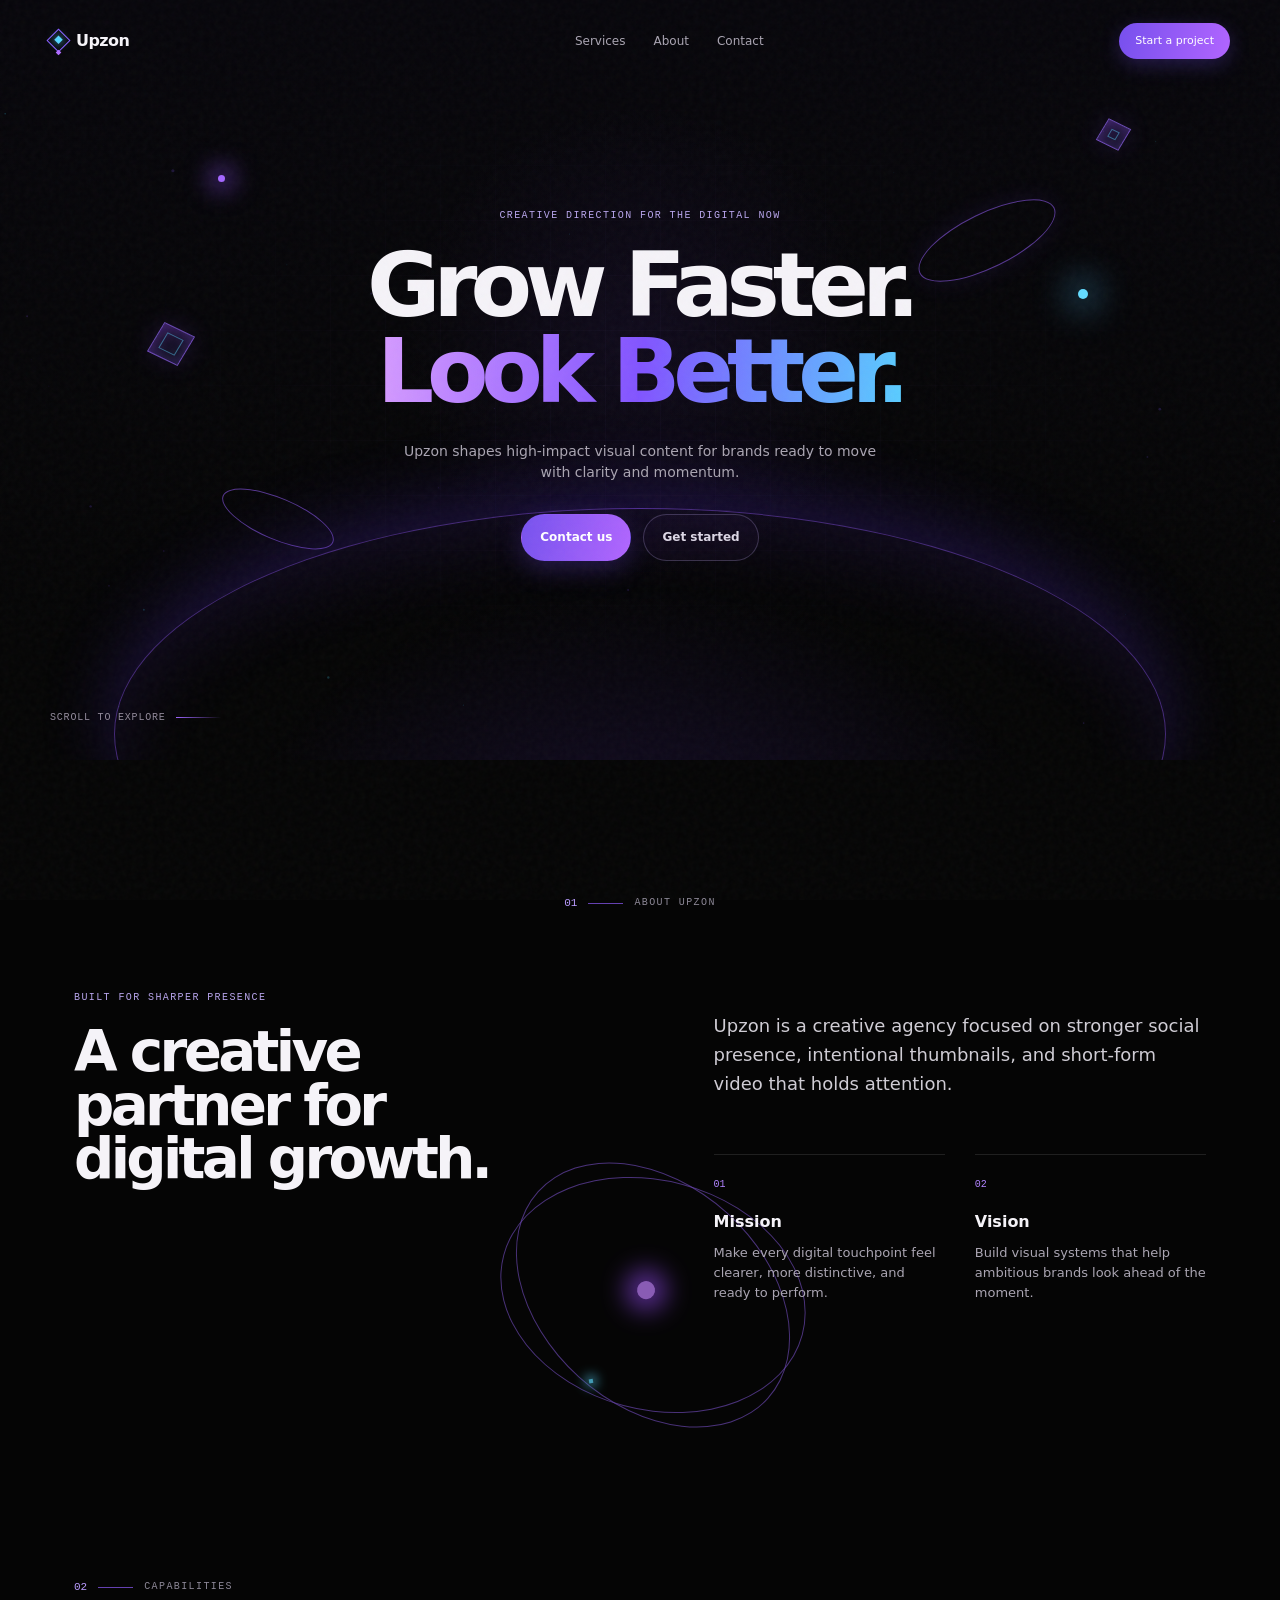
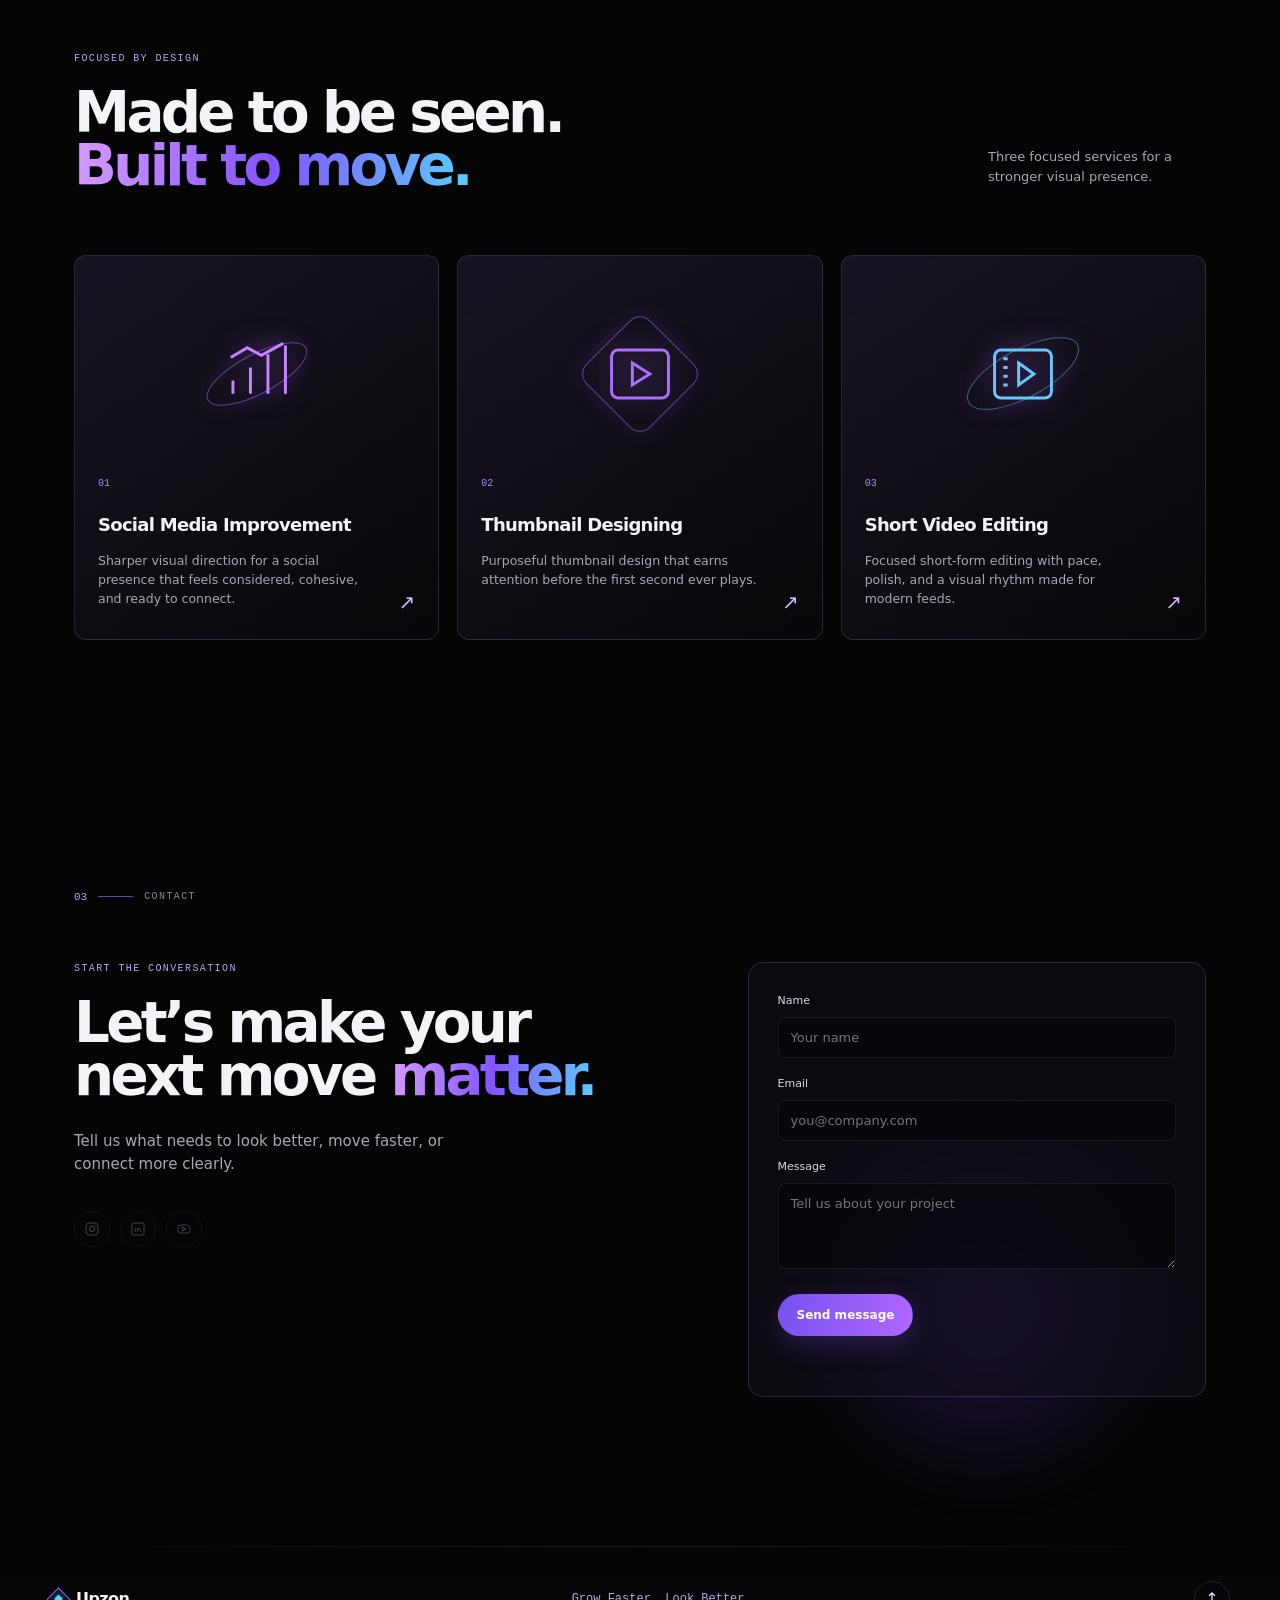
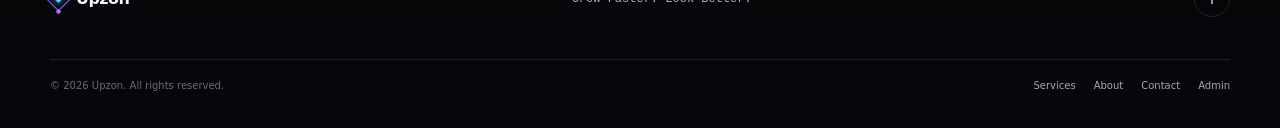
<file: index.html>
<!doctype html>
<html lang="en">
<head>
  <meta charset="utf-8">
  <meta name="viewport" content="width=device-width, initial-scale=1">
  <meta name="description" content="Upzon — Grow Faster. Look Better.">
  <meta name="keywords" content="creative agency, social media, thumbnail design, short video editing">
  <meta name="theme-color" content="#050505">
  <title>Upzon — Grow Faster. Look Better.</title>
  <link rel="stylesheet" href="style.css">
</head>
<body>
  <div class="page-loader" aria-hidden="true"><span class="loader-mark"></span></div>
  <div class="site-noise" aria-hidden="true"></div>

  <header class="site-header" id="top">
    <a class="brand" href="#top" aria-label="Upzon home">
      <span class="brand-mark" aria-hidden="true"><i></i><i></i></span>
      <span class="brand-name" data-bind="branding.logoText">Upzon</span>
    </a>
    <nav class="desktop-nav" aria-label="Primary navigation">
      <a href="#services">Services</a>
      <a href="#about">About</a>
      <a href="#contact">Contact</a>
    </nav>
    <a class="header-cta magnetic" href="#contact" data-bind="buttons.header">Start a project</a>
    <button class="menu-toggle" type="button" aria-label="Open navigation" aria-expanded="false"><span></span><span></span></button>
  </header>

  <div class="mobile-menu" aria-hidden="true">
    <a href="#services">Services</a><a href="#about">About</a><a href="#contact">Contact</a>
  </div>

  <main>
    <section class="hero section" aria-labelledby="hero-title">
      <canvas id="particle-canvas" aria-hidden="true"></canvas>
      <div class="hero-grid" aria-hidden="true"></div>
      <div class="hero-orb orb-one" aria-hidden="true"></div>
      <div class="hero-orb orb-two" aria-hidden="true"></div>
      <div class="hero-orbit orbit-a" aria-hidden="true"></div>
      <div class="hero-orbit orbit-b" aria-hidden="true"></div>
      <div class="floating-cube cube-one" aria-hidden="true"><span></span></div>
      <div class="floating-cube cube-two" aria-hidden="true"><span></span></div>
      <div class="hero-content reveal">
        <p class="eyebrow">Creative direction for the digital now</p>
        <h1 id="hero-title" data-bind="hero.title">Grow Faster.<br><em>Look Better.</em></h1>
        <p class="hero-copy" data-bind="hero.subtitle">Upzon shapes high-impact visual content for brands ready to move with clarity and momentum.</p>
        <div class="hero-actions">
          <a class="button button-primary magnetic" href="#contact" data-bind="buttons.primary">Contact us <span aria-hidden="true">↗</span></a>
          <a class="button button-ghost magnetic" href="#services" data-bind="buttons.secondary">Get started <span aria-hidden="true">↓</span></a>
        </div>
      </div>
      <div class="hero-bottom" aria-hidden="true"><span>Scroll to explore</span><i></i></div>
    </section>

    <section class="about section content-section" id="about" aria-labelledby="about-heading">
      <div class="section-index reveal"><span>01</span><i></i><small>About Upzon</small></div>
      <div class="about-layout">
        <div class="about-intro reveal">
          <p class="eyebrow">Built for sharper presence</p>
          <h2 id="about-heading" data-bind="about.heading">A creative partner for digital growth.</h2>
        </div>
        <div class="about-body reveal">
          <p class="lead" data-bind="about.intro">Upzon is a creative agency focused on stronger social presence, intentional thumbnails, and short-form video that holds attention.</p>
          <div class="principles">
            <article><span class="principle-number">01</span><h3>Mission</h3><p data-bind="about.mission">Make every digital touchpoint feel clearer, more distinctive, and ready to perform.</p></article>
            <article><span class="principle-number">02</span><h3>Vision</h3><p data-bind="about.vision">Build visual systems that help ambitious brands look ahead of the moment.</p></article>
          </div>
        </div>
      </div>
      <div class="about-sculpture" aria-hidden="true"><span class="sculpture-core"></span><span class="sculpture-ring ring-1"></span><span class="sculpture-ring ring-2"></span><span class="sculpture-dot"></span></div>
    </section>

    <section class="services section content-section" id="services" aria-labelledby="services-heading">
      <div class="section-index reveal"><span>02</span><i></i><small>Capabilities</small></div>
      <div class="services-heading-row reveal"><div><p class="eyebrow">Focused by design</p><h2 id="services-heading">Made to be seen.<br><em>Built to move.</em></h2></div><p>Three focused services for a stronger visual presence.</p></div>
      <div class="service-grid" id="service-list" aria-live="polite"></div>
    </section>

    <section class="contact section content-section" id="contact" aria-labelledby="contact-heading">
      <div class="contact-glow" aria-hidden="true"></div>
      <div class="section-index reveal"><span>03</span><i></i><small>Contact</small></div>
      <div class="contact-layout">
        <div class="contact-copy reveal"><p class="eyebrow">Start the conversation</p><h2 id="contact-heading" data-bind="contact.heading">Let’s make your next move <em>matter.</em></h2><p data-bind="contact.copy">Tell us what needs to look better, move faster, or connect more clearly.</p><div class="social-links" data-social-container aria-label="Social links"></div></div>
        <form class="contact-form reveal" id="contact-form" novalidate>
          <label><span>Name</span><input name="name" type="text" autocomplete="name" required placeholder="Your name"></label>
          <label><span>Email</span><input name="email" type="email" autocomplete="email" required placeholder="you@company.com"></label>
          <label><span>Message</span><textarea name="message" rows="4" required placeholder="Tell us about your project"></textarea></label>
          <button class="button button-primary magnetic" type="submit" data-bind="buttons.contact">Send message <span aria-hidden="true">↗</span></button>
          <p class="form-status" id="form-status" role="status"></p>
        </form>
      </div>
    </section>
  </main>

  <footer class="site-footer">
    <div class="footer-top"><a class="brand" href="#top"><span class="brand-mark" aria-hidden="true"><i></i><i></i></span><span class="brand-name" data-bind="branding.logoText">Upzon</span></a><p data-bind="footer.statement">Grow Faster. Look Better.</p><a href="#top" class="back-top" aria-label="Back to top">↑</a></div>
    <div class="footer-bottom"><p data-bind="footer.copyright">© 2026 Upzon. All rights reserved.</p><div class="footer-nav"><a href="#services">Services</a><a href="#about">About</a><a href="#contact">Contact</a><a href="admin/login.html">Admin</a></div></div>
  </footer>
  <script src="script.js"></script>
</body>
                                                        </html>
</file>
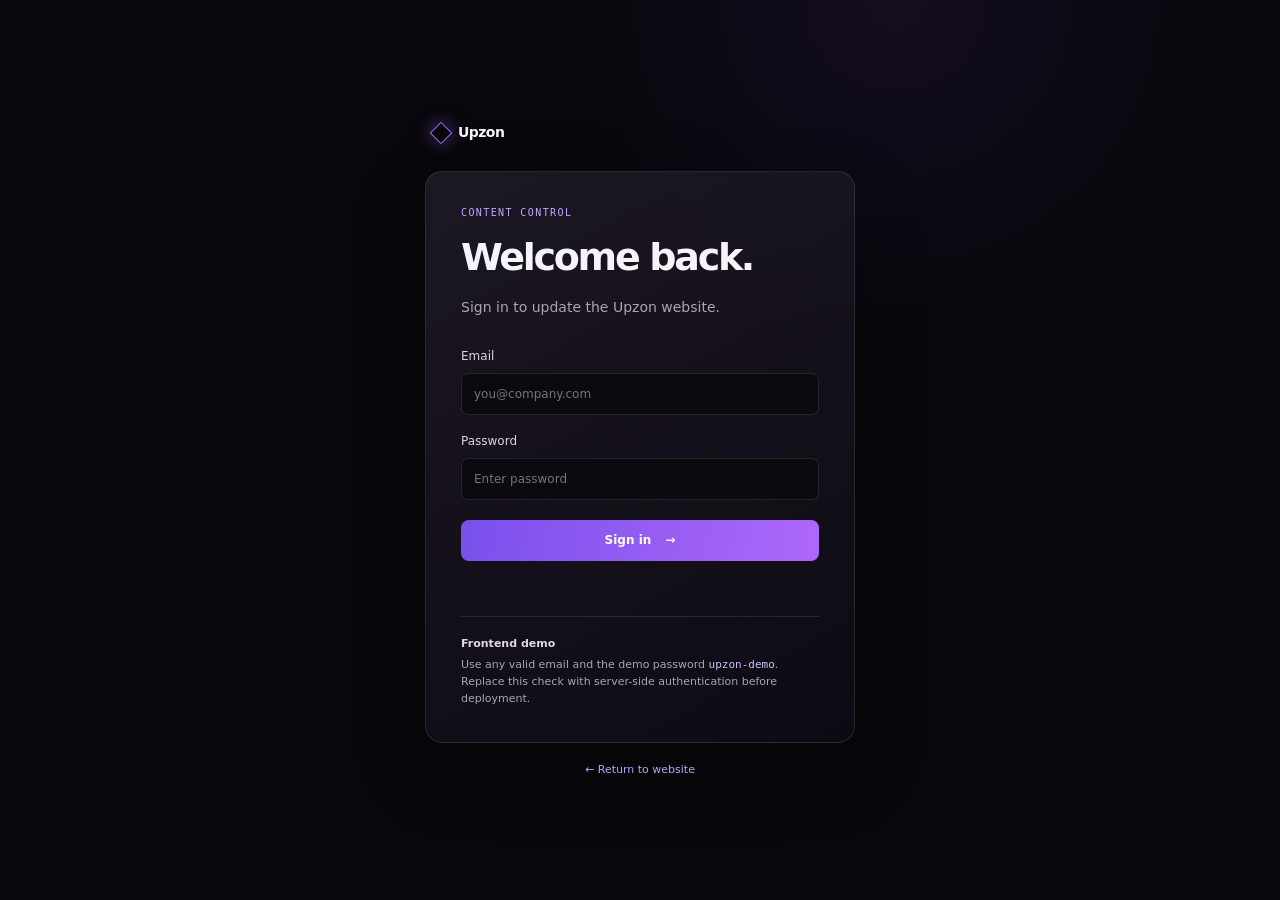
<file: admin/dashboard.html>
<!doctype html>
<html lang="en">
<head><meta charset="utf-8"><meta name="viewport" content="width=device-width, initial-scale=1"><meta name="robots" content="noindex"><title>Upzon Admin</title><link rel="stylesheet" href="admin.css"></head>
<body class="dashboard-page">
  <aside class="admin-sidebar"><a class="admin-brand" href="../index.html"><span class="admin-mark"></span><span>Upzon</span></a><nav aria-label="Dashboard sections"><a class="active" href="#overview">Overview</a><a href="#hero">Hero</a><a href="#about">About</a><a href="#services">Services</a><a href="#contact">Contact</a><a href="#identity">Identity & footer</a><a href="#seo">SEO</a></nav><div class="sidebar-bottom"><a href="../index.html" target="_blank" rel="noopener">View website ↗</a><button id="logout-button" type="button">Sign out</button></div></aside>
  <main class="admin-main">
    <header class="dashboard-header"><div><p class="admin-kicker">Website manager</p><h1>Control room</h1></div><div class="save-state" id="save-state" role="status">All changes saved locally</div></header>
    <section id="overview" class="admin-panel overview-panel"><div><p class="admin-kicker">Upzon website</p><h2>Keep every touchpoint intentional.</h2><p>This frontend dashboard stores content in this browser’s local storage. It is prepared to be connected to an authenticated backend and database later.</p></div><div class="overview-actions"><a class="admin-button primary" href="../index.html" target="_blank" rel="noopener">Preview website ↗</a><button class="admin-button secondary" id="export-button" type="button">Export content JSON</button><label class="admin-button secondary import-button">Import JSON<input id="import-input" type="file" accept="application/json"></label></div></section>

    <form id="content-form">
      <section class="admin-panel" id="hero"><div class="panel-heading"><div><p class="admin-kicker">01 / Hero</p><h2>Hero section</h2></div></div><div class="form-grid two"><label>Headline <textarea name="hero.title" rows="3" data-rich="true"></textarea><small>HTML is supported for line breaks and emphasis.</small></label><label>Supporting copy <textarea name="hero.subtitle" rows="3"></textarea></label><label>Primary button <input name="buttons.primary" type="text"></label><label>Secondary button <input name="buttons.secondary" type="text"></label><label>Header button <input name="buttons.header" type="text"></label><label>Hero visual upload <input id="hero-image-upload" type="file" accept="image/*"><small id="hero-image-state">Optional: used as a subtle hero visual layer.</small></label></div></section>
      <section class="admin-panel" id="about"><div class="panel-heading"><div><p class="admin-kicker">02 / About</p><h2>About section</h2></div></div><div class="form-grid two"><label>Heading <input name="about.heading" type="text"></label><label>Agency introduction <textarea name="about.intro" rows="3"></textarea></label><label>Mission <textarea name="about.mission" rows="3"></textarea></label><label>Vision <textarea name="about.vision" rows="3"></textarea></label></div></section>
      <section class="admin-panel" id="services"><div class="panel-heading"><div><p class="admin-kicker">03 / Services</p><h2>Services</h2><p>Published services are restricted to the three approved service types.</p></div><button type="button" class="admin-button secondary" id="add-service">Add approved service</button></div><div id="service-editor" class="service-editor"></div></section>
      <section class="admin-panel" id="contact"><div class="panel-heading"><div><p class="admin-kicker">04 / Contact</p><h2>Contact & social links</h2></div></div><div class="form-grid two"><label>Contact heading <textarea name="contact.heading" rows="2" data-rich="true"></textarea></label><label>Contact copy <textarea name="contact.copy" rows="2"></textarea></label><label>Send button <input name="buttons.contact" type="text"></label><label>Instagram URL <input name="social.instagram" type="url" placeholder="https://"></label><label>LinkedIn URL <input name="social.linkedin" type="url" placeholder="https://"></label><label>YouTube URL <input name="social.youtube" type="url" placeholder="https://"></label></div></section>
      <section class="admin-panel" id="identity"><div class="panel-heading"><div><p class="admin-kicker">05 / Identity</p><h2>Brand & footer</h2></div></div><div class="form-grid two"><label>Logo text <input name="branding.logoText" type="text"></label><label>Logo image upload <input id="logo-image-upload" type="file" accept="image/*"><small id="logo-image-state">Optional image is preserved in local storage for future backend migration.</small></label><label>Footer statement <input name="footer.statement" type="text"></label><label>Copyright line <input name="footer.copyright" type="text"></label></div></section>
      <section class="admin-panel" id="seo"><div class="panel-heading"><div><p class="admin-kicker">06 / Discovery</p><h2>SEO metadata</h2></div></div><div class="form-grid"><label>Meta title <input name="seo.title" type="text"></label><label>Meta description <textarea name="seo.description" rows="2"></textarea></label><label>Keywords <input name="seo.keywords" type="text"></label></div></section>
      <div class="form-actions"><button class="admin-button danger" id="reset-button" type="button">Restore defaults</button><button class="admin-button primary" type="submit">Save all changes</button></div>
    </form>
  </main>
  <dialog id="service-dialog"><form method="dialog" id="service-dialog-form"><div class="dialog-heading"><h2 id="service-dialog-title">Edit service</h2><button class="icon-button" value="cancel" aria-label="Close">×</button></div><input id="service-id" type="hidden"><label>Approved service type<select id="service-title"></select></label><label>Description<textarea id="service-description" rows="5" required></textarea></label><div class="dialog-actions"><button class="admin-button secondary" value="cancel">Cancel</button><button class="admin-button primary" id="save-service" value="default">Save service</button></div></form></dialog>
  <script src="../script.js"></script><script src="admin.js"></script>
</body></html>
</file>
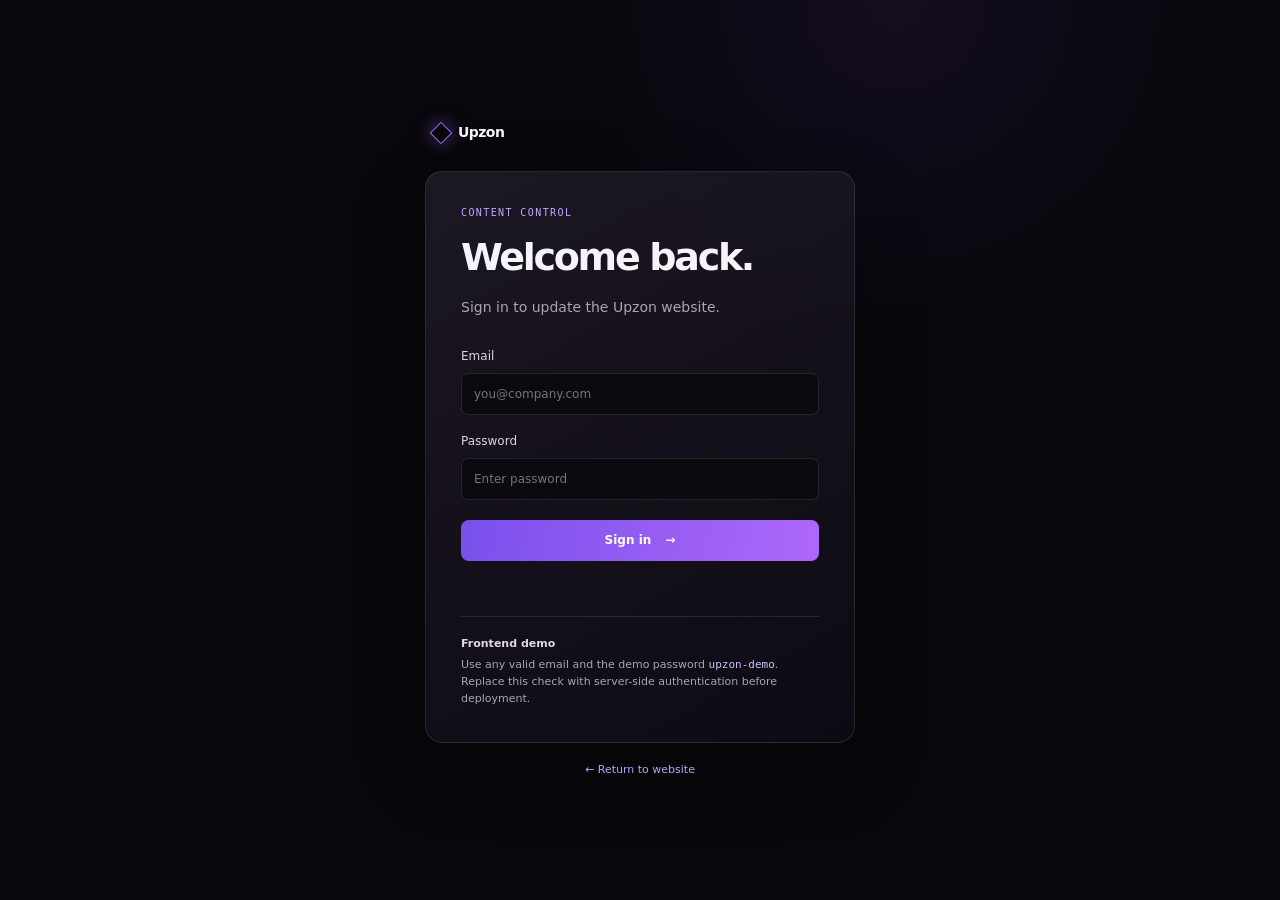
<file: admin/login.html>
<!doctype html>
<html lang="en">
<head><meta charset="utf-8"><meta name="viewport" content="width=device-width, initial-scale=1"><meta name="robots" content="noindex"><title>Upzon Admin — Sign in</title><link rel="stylesheet" href="admin.css"></head>
<body class="admin-login-page">
  <main class="login-shell">
    <a class="admin-brand" href="../index.html"><span class="admin-mark"></span><span>Upzon</span></a>
    <section class="login-card" aria-labelledby="login-heading">
      <p class="admin-kicker">Content control</p><h1 id="login-heading">Welcome back.</h1><p>Sign in to update the Upzon website.</p>
      <form id="login-form"><label>Email<input type="email" name="email" autocomplete="email" required placeholder="you@company.com"></label><label>Password<input type="password" name="password" autocomplete="current-password" required placeholder="Enter password"></label><button type="submit">Sign in <span>→</span></button><p id="login-status" class="admin-status" role="status"></p></form>
      <aside><strong>Frontend demo</strong><span>Use any valid email and the demo password <code>upzon-demo</code>. Replace this check with server-side authentication before deployment.</span></aside>
    </section>
    <p class="login-footer"><a href="../index.html">← Return to website</a></p>
  </main>
  <script src="../script.js"></script><script src="admin.js"></script>
</body></html>
</file>
<file: style.css>
/* Upzon public site — dark, responsive, and dependency-free. */
:root{--bg:#050505;--panel:#0c0b10;--panel-soft:rgba(20,18,28,.62);--text:#f5f3f8;--muted:#aaa5b2;--line:rgba(255,255,255,.11);--purple:#8a5cff;--violet:#b16dff;--cyan:#57d5ff;--max:1180px;--font:system-ui,-apple-system,'Segoe UI',Roboto,'Helvetica Neue',Arial,sans-serif;--mono:ui-monospace,'SFMono-Regular',Menlo,Monaco,Consolas,monospace;--uploaded-hero:none}*{box-sizing:border-box}html{scroll-behavior:smooth}body{margin:0;background:var(--bg);color:var(--text);font-family:var(--font);font-size:16px;line-height:1.55;overflow-x:hidden}.site-noise{position:fixed;inset:0;pointer-events:none;z-index:10;opacity:.035;background-image:url("data:image/svg+xml,%3Csvg viewBox='0 0 180 180' xmlns='http://www.w3.org/2000/svg'%3E%3Cfilter id='n'%3E%3CfeTurbulence type='fractalNoise' baseFrequency='.9' numOctaves='4' stitchTiles='stitch'/%3E%3C/filter%3E%3Crect width='100%25' height='100%25' filter='url(%23n)'/%3E%3C/svg%3E")}.page-loader{position:fixed;z-index:100;inset:0;background:#050505;display:grid;place-items:center;transition:opacity .65s ease,visibility .65s}.loaded .page-loader{opacity:0;visibility:hidden}.loader-mark,.admin-mark{width:20px;height:20px;display:block;transform:rotate(45deg);border:1px solid var(--purple);box-shadow:0 0 18px rgba(138,92,255,.55)}.loader-mark:after{content:"";display:block;width:7px;height:7px;background:var(--cyan);margin:5.5px}.section{position:relative}.site-header{position:fixed;z-index:20;top:0;left:50%;width:min(calc(100% - 48px),1180px);transform:translateX(-50%);height:82px;display:flex;align-items:center;justify-content:space-between;transition:height .35s,background .35s,border-color .35s}.site-header.is-scrolled{top:14px;height:58px;padding:0 17px;background:rgba(11,10,15,.7);border:1px solid var(--line);backdrop-filter:blur(16px);border-radius:12px}.brand,.admin-brand{color:var(--text);font-weight:700;text-decoration:none;display:inline-flex;align-items:center;gap:9px;letter-spacing:-.035em}.brand-mark{position:relative;width:17px;height:17px;display:inline-block;transform:rotate(45deg);border:1px solid var(--purple)}.brand-mark i{position:absolute;display:block}.brand-mark i:first-child{width:6px;height:6px;left:4px;top:4px;background:var(--cyan);box-shadow:0 0 9px var(--cyan)}.brand-mark i:last-child{width:4px;height:4px;right:-3px;bottom:-3px;background:var(--violet)}.desktop-nav{display:flex;gap:28px;margin-left:90px}.desktop-nav a,.footer-nav a{color:var(--muted);text-decoration:none;font-size:12px;transition:color .2s}.desktop-nav a:hover,.footer-nav a:hover{color:var(--text)}.header-cta{border-radius:99px;color:#fff;text-decoration:none;font-size:11px;padding:9px 16px;background:linear-gradient(100deg,#7750ed,#b165ff);box-shadow:0 6px 20px rgba(112,75,238,.28)}.menu-toggle,.mobile-menu{display:none}.hero{min-height:760px;display:flex;align-items:center;justify-content:center;overflow:hidden;padding:130px 24px 120px;background:radial-gradient(circle at 50% 45%,rgba(77,42,150,.14),transparent 31%),linear-gradient(180deg,#07060b,#050505 86%)}.hero:after{content:"";position:absolute;bottom:-200px;width:1050px;height:450px;border-radius:50%;border:1px solid rgba(143,83,255,.46);background:radial-gradient(ellipse at 50% 100%,rgba(119,61,255,.18),transparent 60%);box-shadow:0 -18px 72px rgba(85,42,211,.26),inset 0 25px 75px rgba(106,57,233,.11)}.hero:before{content:"";position:absolute;inset:0;background:var(--uploaded-hero) center/cover no-repeat;opacity:.11;mix-blend-mode:screen;pointer-events:none}.hero-grid{position:absolute;inset:0;opacity:.25;background-image:linear-gradient(rgba(142,112,215,.14) 1px,transparent 1px),linear-gradient(90deg,rgba(142,112,215,.14) 1px,transparent 1px);background-size:55px 55px;mask-image:radial-gradient(ellipse at center,black,transparent 67%)}#particle-canvas{position:absolute;inset:0;width:100%;height:100%;pointer-events:none}.hero-content{z-index:2;text-align:center;max-width:760px}.eyebrow,.section-index small{font:500 10px/1.4 var(--mono);text-transform:uppercase;letter-spacing:.14em;color:#b8a5ec;margin:0 0 20px}.hero h1,.content-section h2{font-size:clamp(3.4rem,7vw,6.55rem);line-height:.95;letter-spacing:-.08em;margin:0;font-weight:700}.hero h1 em,.content-section h2 em{font-style:normal;background:linear-gradient(95deg,#d79cff,#8254ff 50%,#59ceff);-webkit-background-clip:text;background-clip:text;color:transparent}.hero-copy{max-width:495px;margin:27px auto 30px;color:var(--muted);font-size:14px}.hero-actions{display:flex;justify-content:center;gap:12px}.button{border:1px solid transparent;border-radius:99px;text-decoration:none;display:inline-flex;align-items:center;gap:18px;padding:13px 18px;font-size:12px;font-weight:600;transition:transform .2s,box-shadow .25s,border-color .25s;background:transparent;cursor:pointer;font-family:inherit}.button-primary{color:white;background:linear-gradient(105deg,#7652ee,#b266ff);box-shadow:0 8px 27px rgba(116,73,242,.27)}.button-primary:hover{box-shadow:0 12px 34px rgba(116,73,242,.45)}.button-ghost{color:#ddd8e6;border-color:rgba(202,181,248,.24);background:rgba(42,28,68,.17)}.button-ghost:hover{border-color:#a47aff;background:rgba(90,55,158,.2)}.hero-bottom{z-index:2;position:absolute;bottom:37px;left:max(24px,calc((100% - var(--max))/2));display:flex;align-items:center;gap:10px;font:10px var(--mono);letter-spacing:.08em;color:#928b9b;text-transform:uppercase}.hero-bottom i{width:45px;height:1px;background:linear-gradient(90deg,#9d65ff,transparent)}.hero-orb{position:absolute;border-radius:50%;filter:blur(.2px);pointer-events:none}.orb-one{width:7px;height:7px;top:23%;left:17%;background:#a466ff;box-shadow:0 0 25px 8px rgba(146,81,255,.55);animation:float 5.5s ease-in-out infinite}.orb-two{width:10px;height:10px;top:38%;right:15%;background:#63dcff;box-shadow:0 0 35px 11px rgba(87,200,255,.35);animation:float 6.5s ease-in-out -2s infinite}.hero-orbit{position:absolute;border:1px solid rgba(152,96,255,.55);border-radius:50%;transform:rotate(-26deg)}.orbit-a{width:150px;height:55px;top:28%;right:17%;box-shadow:0 0 26px rgba(130,66,255,.1)}.orbit-b{width:120px;height:42px;bottom:29%;left:17%;transform:rotate(23deg)}.floating-cube{position:absolute;width:34px;height:34px;border:1px solid rgba(153,104,255,.67);transform:rotate(26deg) skew(-5deg);background:linear-gradient(135deg,rgba(146,71,255,.2),rgba(39,209,255,.04));box-shadow:inset 0 0 15px rgba(147,80,255,.32),0 0 26px rgba(142,78,255,.16);animation:float 5s ease-in-out infinite}.floating-cube:after{content:"";position:absolute;inset:7px;border:1px solid rgba(90,213,255,.45)}.cube-one{left:12%;top:43%;animation-delay:-1.5s}.cube-two{right:12%;top:16%;width:25px;height:25px;animation-delay:-3s}@keyframes float{50%{translate:0 -14px;rotate:7deg}}.content-section{max-width:var(--max);margin:auto;padding:125px 24px}.section-index{display:flex;align-items:center;gap:11px;margin-bottom:58px}.section-index span{font:11px var(--mono);color:#ba9cff}.section-index i{height:1px;width:35px;background:#6541b1}.section-index small{margin:0;color:#8d8897}.about{min-height:680px;display:grid;place-items:center}.about-layout{display:grid;grid-template-columns:1fr 1fr;gap:13%;position:relative;z-index:1}.content-section h2{font-size:clamp(2.25rem,4.4vw,4.3rem);letter-spacing:-.065em;max-width:590px}.about-body{padding-top:20px}.lead{color:#cfccd4;font-size:18px;line-height:1.62;max-width:520px;margin:0}.principles{display:grid;grid-template-columns:1fr 1fr;gap:30px;margin-top:55px}.principles article{border-top:1px solid var(--line);padding-top:15px}.principle-number,.service-number{font:10px var(--mono);color:#b184ff}.principles h3{margin:16px 0 8px;font-size:16px}.principles p{margin:0;color:var(--muted);font-size:13px}.about-sculpture{position:absolute;inset:auto auto -10px 38%;width:310px;height:310px;opacity:.7;pointer-events:none;transform:rotate(-10deg)}.sculpture-core{position:absolute;left:45%;top:45%;width:18px;height:18px;border-radius:50%;background:#c282ff;box-shadow:0 0 25px 12px rgba(156,78,255,.75)}.sculpture-ring{position:absolute;border:1px solid rgba(153,103,255,.66);border-radius:50%}.ring-1{inset:40px 0;transform:rotate(25deg)}.ring-2{inset:0 44px;transform:rotate(-38deg)}.sculpture-dot{position:absolute;left:77px;bottom:79px;width:4px;height:4px;background:#5ddaff;box-shadow:0 0 12px 3px #5ddaff}.services{padding-top:140px}.services-heading-row{display:flex;justify-content:space-between;align-items:end;gap:40px;margin-bottom:62px}.services-heading-row p:last-child{max-width:218px;margin:0 0 6px;color:var(--muted);font-size:13px}.service-grid{display:grid;grid-template-columns:repeat(3,1fr);gap:18px}.service-card{position:relative;min-height:385px;padding:23px;border:1px solid rgba(195,178,247,.15);border-radius:12px;background:linear-gradient(145deg,rgba(37,30,52,.62),rgba(10,9,13,.45));overflow:hidden;transform-style:preserve-3d;transition:transform .25s ease,border-color .3s,box-shadow .3s}.service-card:before{content:"";position:absolute;inset:0;background:radial-gradient(circle at 50% 9%,rgba(144,74,255,.19),transparent 27%);opacity:0;transition:.3s}.service-card:hover{border-color:rgba(178,129,255,.47);box-shadow:0 20px 45px rgba(24,11,46,.31)}.service-card:hover:before{opacity:1}.service-visual{height:190px;display:grid;place-items:center;position:relative}.service-visual svg{width:70px;height:70px;fill:none;stroke:#c782ff;stroke-width:1.35;filter:drop-shadow(0 0 13px rgba(167,95,255,.6));position:relative;z-index:2;transition:transform .4s}.service-card:hover .service-visual svg{transform:translateY(-8px) scale(1.08)}.icon-2 svg{stroke:#ad6dff}.icon-3 svg{stroke:#66c6ff}.icon-orbit{position:absolute;width:112px;height:40px;border:1px solid rgba(164,105,255,.55);border-radius:50%;transform:rotate(-28deg);box-shadow:0 0 25px rgba(137,80,245,.14)}.icon-2 .icon-orbit{width:90px;height:90px;transform:rotate(45deg);border-radius:14px}.icon-3 .icon-orbit{width:124px;height:49px;border-color:rgba(90,211,255,.48)}.service-card h3{position:relative;margin:17px 0 12px;font-size:18px;letter-spacing:-.04em}.service-card p{position:relative;margin:0;color:var(--muted);font-size:12.5px;max-width:280px}.service-arrow{position:absolute;bottom:21px;right:23px;color:#d2b6ff;font-size:20px}.contact{padding-bottom:150px}.contact:after{content:"";height:1px;position:absolute;bottom:0;left:24px;right:24px;background:linear-gradient(90deg,transparent,var(--line),transparent)}.contact-layout{display:grid;grid-template-columns:1.1fr .9fr;gap:10%;position:relative;z-index:2}.contact-copy>p:not(.eyebrow){max-width:390px;color:var(--muted);font-size:15px;margin-top:27px}.contact-glow{position:absolute;width:420px;height:420px;right:3%;bottom:30px;border-radius:50%;background:radial-gradient(circle,rgba(127,68,246,.23),transparent 68%);filter:blur(15px);pointer-events:none}.contact-form{padding:29px;border:1px solid rgba(179,149,240,.2);border-radius:15px;background:rgba(19,16,27,.62);backdrop-filter:blur(14px)}.contact-form label{display:block;margin-bottom:17px;color:#dcd8e5;font-size:11px}.contact-form label span{display:block;margin-bottom:8px}.contact-form input,.contact-form textarea{font:13px var(--font);color:var(--text);resize:vertical;width:100%;border:1px solid rgba(255,255,255,.08);border-radius:7px;background:rgba(3,3,5,.45);padding:12px;outline:none;transition:border-color .2s,background .2s}.contact-form input:focus,.contact-form textarea:focus{border-color:rgba(170,117,255,.7);background:rgba(70,39,120,.16)}.contact-form .button{margin-top:3px}.form-status{min-height:18px;margin:13px 0 0;color:#bfa7ef;font-size:11px}.social-links{display:flex;gap:10px;margin-top:35px}.social-icon{width:36px;height:36px;border:1px solid rgba(255,255,255,.16);border-radius:50%;display:grid;place-items:center;color:#d8caee;transition:.2s}.social-icon svg{width:16px;fill:none;stroke:currentColor;stroke-width:1.5}.social-icon:hover{border-color:#a371ff;background:rgba(132,76,240,.22);color:#fff;transform:translateY(-3px)}.social-icon.is-empty{opacity:.3;cursor:not-allowed}.site-footer{padding:34px max(24px,calc((100% - var(--max))/2));position:relative;background:linear-gradient(180deg,#050505,#09060f)}.footer-top,.footer-bottom{display:flex;justify-content:space-between;align-items:center}.footer-top{padding-bottom:42px}.footer-top p{margin:0;color:#b8a6dd;font:12px var(--mono)}.back-top{display:grid;place-items:center;width:36px;height:36px;border-radius:50%;border:1px solid var(--line);color:#e7dcfd;text-decoration:none}.footer-bottom{border-top:1px solid var(--line);padding-top:18px}.footer-bottom p{margin:0;color:#6f6a77;font-size:10px}.footer-nav{display:flex;gap:18px}.footer-nav a{font-size:10px}.reveal{opacity:0;transform:translateY(20px);filter:blur(6px);transition:opacity .7s ease,transform .7s ease,filter .7s ease}.reveal.visible{opacity:1;transform:none;filter:none}.service-card:nth-child(2){transition-delay:.09s}.service-card:nth-child(3){transition-delay:.18s}@media(max-width:800px){.site-header{width:calc(100% - 32px);height:70px}.desktop-nav,.header-cta{display:none}.menu-toggle{display:grid;width:42px;height:42px;border:1px solid var(--line);border-radius:50%;background:rgba(16,13,23,.5);place-content:center;gap:5px;cursor:pointer}.menu-toggle span{width:15px;height:1px;background:#ded7ed;display:block;transition:.25s}.menu-toggle.is-open span:first-child{transform:translateY(3px) rotate(45deg)}.menu-toggle.is-open span:last-child{transform:translateY(-3px) rotate(-45deg)}.mobile-menu{position:fixed;top:76px;left:16px;right:16px;z-index:19;padding:11px;background:rgba(15,12,21,.92);border:1px solid var(--line);border-radius:12px;backdrop-filter:blur(15px);opacity:0;pointer-events:none;transform:translateY(-10px);transition:.2s}.mobile-menu.is-open{opacity:1;pointer-events:auto;transform:none}.mobile-menu a{display:block;padding:12px;color:#ded8e9;text-decoration:none;font-size:13px}.hero{min-height:710px}.hero h1{font-size:clamp(3.1rem,13vw,4.8rem)}.hero-orbit,.floating-cube{opacity:.65}.about-layout,.contact-layout{grid-template-columns:1fr;gap:35px}.about-sculpture{opacity:.38;right:-90px;left:auto;bottom:80px}.about-body{padding-top:0}.services-heading-row{display:block}.services-heading-row p:last-child{margin-top:23px}.service-grid{grid-template-columns:1fr}.service-card{min-height:310px}.service-visual{height:145px}.contact-layout{gap:45px}.contact{padding-bottom:100px}.footer-top{align-items:flex-start;gap:17px;flex-wrap:wrap}.footer-top p{order:3;flex-basis:100%}.footer-bottom{align-items:flex-start;gap:15px;flex-direction:column}.hero-bottom{bottom:24px}.content-section{padding-top:90px;padding-bottom:90px}.section-index{margin-bottom:40px}}@media(max-width:480px){.hero{padding-left:18px;padding-right:18px}.hero-actions{flex-direction:column;align-items:center}.hero-actions .button{justify-content:space-between;width:180px}.principles{grid-template-columns:1fr;gap:22px;margin-top:38px}.service-card{padding:20px}.contact-form{padding:21px}.site-footer{padding-left:18px;padding-right:18px}.content-section{padding-left:18px;padding-right:18px}.footer-nav{gap:12px;flex-wrap:wrap}}@media(prefers-reduced-motion:reduce){*,*:before,*:after{animation-duration:.01ms!important;animation-iteration-count:1!important;scroll-behavior:auto!important}.reveal{opacity:1;transform:none;filter:none}}
</file>
<file: admin/admin.css>
/* Upzon content dashboard. */
:root{--bg:#08070b;--panel:#121017;--panel-2:#18151f;--text:#f6f3fa;--muted:#aaa4b4;--line:rgba(255,255,255,.1);--purple:#a16bff;--cyan:#61d6ff;--font:system-ui,-apple-system,'Segoe UI',Roboto,'Helvetica Neue',Arial,sans-serif;--mono:ui-monospace,'SFMono-Regular',Menlo,Monaco,Consolas,monospace}*{box-sizing:border-box}body{margin:0;background:radial-gradient(circle at 70% 0,rgba(104,56,191,.12),transparent 27%),var(--bg);color:var(--text);font:14px/1.55 var(--font)}button,input,textarea,select{font:inherit}.admin-login-page{min-height:100vh;display:grid;place-items:center;padding:25px}.login-shell{width:min(100%,430px)}.admin-brand{color:var(--text);text-decoration:none;display:inline-flex;align-items:center;gap:9px;font-weight:700;letter-spacing:-.04em}.admin-mark{width:16px;height:16px;border:1px solid var(--purple);transform:rotate(45deg);box-shadow:0 0 18px rgba(161,107,255,.5)}.login-shell>.admin-brand{margin:0 0 28px 8px}.login-card{padding:35px;border:1px solid var(--line);border-radius:17px;background:linear-gradient(150deg,rgba(31,26,41,.85),rgba(14,12,19,.9));box-shadow:0 26px 70px rgba(0,0,0,.33)}.admin-kicker{margin:0 0 10px;color:#c2a8ff;font:10px var(--mono);letter-spacing:.14em;text-transform:uppercase}.login-card h1,.dashboard-header h1,.admin-panel h2{letter-spacing:-.06em;margin:0}.login-card h1{font-size:38px}.login-card>p:not(.admin-kicker){margin:10px 0 28px;color:var(--muted)}.login-card label,.form-grid label,dialog label{display:block;margin:0 0 17px;font-size:12px;color:#dad4e4}.login-card input,.form-grid input,.form-grid textarea,.form-grid select,dialog input,dialog textarea,dialog select{display:block;width:100%;margin-top:7px;padding:11px 12px;border:1px solid var(--line);border-radius:7px;background:#0b0a0e;color:var(--text);outline:none;resize:vertical}.login-card input:focus,.form-grid input:focus,.form-grid textarea:focus,dialog input:focus,dialog textarea:focus,dialog select:focus{border-color:rgba(174,117,255,.8);box-shadow:0 0 0 3px rgba(132,74,255,.12)}.login-card form>button,.admin-button{border:0;border-radius:8px;padding:11px 15px;cursor:pointer;display:inline-flex;align-items:center;justify-content:center;gap:14px;font-weight:600;font-size:12px;text-decoration:none}.login-card form>button{width:100%;margin-top:3px;background:linear-gradient(100deg,#7950eb,#ae68fa);color:white}.admin-status{min-height:17px;margin:13px 0 0;color:#f4b1bb;font-size:11px}.login-card aside{border-top:1px solid var(--line);margin-top:25px;padding-top:18px;color:var(--muted);font-size:11px}.login-card aside strong{display:block;color:#ded8e8;margin-bottom:4px;font-size:11px}.login-card code{color:#d5bfff}.login-footer{text-align:center;margin:18px 0 0;font-size:11px}.login-footer a{color:#bda0f2;text-decoration:none}.dashboard-page{min-height:100vh;display:grid;grid-template-columns:248px 1fr}.admin-sidebar{position:sticky;top:0;height:100vh;display:flex;flex-direction:column;padding:27px 18px;border-right:1px solid var(--line);background:rgba(10,9,13,.78);backdrop-filter:blur(14px)}.admin-sidebar nav{margin-top:47px;display:grid;gap:4px}.admin-sidebar nav a{padding:10px 12px;color:#aaa4b3;text-decoration:none;border-radius:7px;font-size:12px;transition:.2s}.admin-sidebar nav a:hover,.admin-sidebar nav a.active{color:#f6f2fc;background:rgba(143,87,244,.14)}.sidebar-bottom{margin-top:auto;display:grid;gap:7px}.sidebar-bottom a,.sidebar-bottom button{padding:9px 12px;border:0;background:transparent;color:#aaa3b1;text-align:left;text-decoration:none;cursor:pointer;font-size:11px}.admin-main{padding:47px min(5vw,76px) 70px;max-width:1320px;width:100%}.dashboard-header{display:flex;align-items:end;justify-content:space-between;padding-bottom:34px}.dashboard-header h1{font-size:37px}.save-state{border:1px solid rgba(114,218,179,.23);background:rgba(62,158,113,.12);color:#a9dfc2;padding:7px 10px;border-radius:99px;font:10px var(--mono)}.admin-panel{padding:29px;margin-bottom:20px;border:1px solid var(--line);border-radius:13px;background:linear-gradient(135deg,rgba(26,23,33,.78),rgba(14,13,18,.78))}.overview-panel{display:grid;grid-template-columns:1fr auto;align-items:end;gap:35px;background:linear-gradient(120deg,rgba(58,37,94,.54),rgba(14,13,18,.78) 62%)}.overview-panel h2{font-size:29px;max-width:390px}.overview-panel p:not(.admin-kicker){color:var(--muted);font-size:12px;max-width:570px;margin:14px 0 0}.overview-actions{display:flex;gap:8px;flex-wrap:wrap;justify-content:flex-end}.admin-button.primary{background:linear-gradient(100deg,#7651e9,#af6afc);color:#fff}.admin-button.secondary{border:1px solid var(--line);background:rgba(255,255,255,.02);color:#ded8e7}.admin-button.danger{background:transparent;border:1px solid rgba(242,136,147,.32);color:#f4adb7}.import-button{position:relative;overflow:hidden}.import-button input{position:absolute;inset:0;opacity:0;cursor:pointer}.panel-heading{display:flex;justify-content:space-between;align-items:start;gap:20px;margin-bottom:26px}.admin-panel h2{font-size:22px}.panel-heading p:not(.admin-kicker){margin:7px 0 0;color:var(--muted);font-size:11px}.form-grid{display:grid;gap:18px}.form-grid.two{grid-template-columns:repeat(2,minmax(0,1fr))}.form-grid small{display:block;margin-top:5px;color:#898292;font-size:10px}.form-actions{display:flex;justify-content:space-between;padding:8px 0}.service-editor{display:grid;gap:9px}.service-row{display:grid;grid-template-columns:34px 1fr minmax(180px,2fr) auto;align-items:center;gap:14px;padding:14px;border:1px solid rgba(255,255,255,.07);border-radius:9px;background:rgba(5,5,7,.3)}.service-row .number{font:10px var(--mono);color:#b68bff}.service-row h3{margin:0;font-size:13px}.service-row p{margin:0;color:var(--muted);font-size:11px}.row-actions{display:flex;gap:6px}.row-actions button,.icon-button{border:1px solid var(--line);background:transparent;color:#dcd5e7;border-radius:6px;padding:6px 9px;cursor:pointer;font-size:10px}.row-actions .delete{color:#f4aab2;border-color:rgba(244,170,178,.22)}dialog{width:min(92vw,500px);border:1px solid rgba(192,165,245,.25);border-radius:14px;padding:0;background:#16131d;color:var(--text);box-shadow:0 20px 80px rgba(0,0,0,.7)}dialog::backdrop{background:rgba(0,0,0,.68);backdrop-filter:blur(4px)}dialog form{padding:25px}.dialog-heading{display:flex;justify-content:space-between;align-items:center;margin-bottom:21px}.dialog-heading h2{margin:0;font-size:21px;letter-spacing:-.05em}.icon-button{font-size:19px;line-height:1;padding:3px 8px}.dialog-actions{display:flex;justify-content:flex-end;gap:8px;margin-top:23px}@media(max-width:800px){.dashboard-page{display:block}.admin-sidebar{position:sticky;z-index:10;height:auto;padding:16px;flex-direction:row;align-items:center;gap:20px;border-right:0;border-bottom:1px solid var(--line)}.admin-sidebar nav{margin:0;display:flex;overflow:auto;gap:2px;flex:1}.admin-sidebar nav a{white-space:nowrap;padding:8px}.sidebar-bottom{margin:0;display:flex}.sidebar-bottom a{display:none}.sidebar-bottom button{white-space:nowrap;padding:8px}.admin-main{padding:32px 17px 50px}.dashboard-header{padding-bottom:24px}.overview-panel,.form-grid.two{grid-template-columns:1fr}.overview-actions{justify-content:start}.service-row{grid-template-columns:24px 1fr auto}.service-row p{display:none}}@media(max-width:470px){.dashboard-header{align-items:start;flex-direction:column;gap:13px}.login-card{padding:26px 20px}.admin-sidebar .admin-brand{font-size:0}.admin-sidebar .admin-mark{font-size:initial}.service-row{gap:9px;padding:12px 8px}.service-row h3{font-size:11px}.row-actions button{padding:5px}.form-actions{gap:10px}.form-actions .admin-button{flex:1}}
</file>
